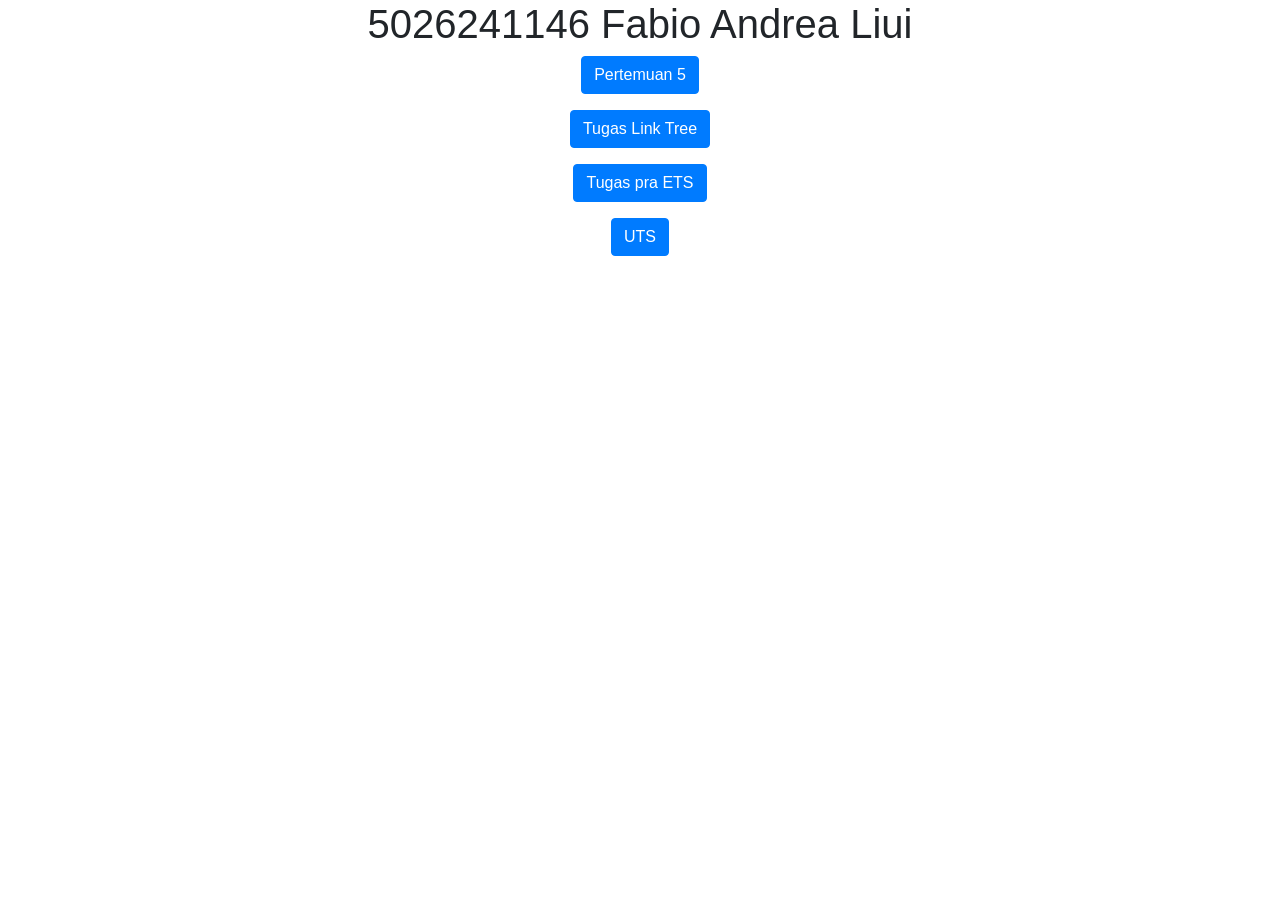
<file: index.html>
<!DOCTYPE html>
<html lang="en">

<head>
    <title>5026241146</title>
    <meta charset="utf-8">
    <meta name="viewport" content="width=device-width, initial-scale=1">
    <link rel="stylesheet" href="https://cdn.jsdelivr.net/npm/bootstrap@4.6.2/dist/css/bootstrap.min.css">
    <script src="https://cdn.jsdelivr.net/npm/jquery@3.7.1/dist/jquery.slim.min.js"></script>
    <script src="https://cdn.jsdelivr.net/npm/popper.js@1.16.1/dist/umd/popper.min.js"></script>
    <script src="https://cdn.jsdelivr.net/npm/bootstrap@4.6.2/dist/js/bootstrap.bundle.min.js"></script>
</head>

<body>

    <div class="container">
<center>
    <h1>5026241146 Fabio Andrea Liui</h1>
    <p>
        <a href="pertemuan5.html" target="_blank" class="btn btn-primary">
            Pertemuan 5
        </a>
    </p>
        <p>
        <a href="TugasLinktree.html" target="_blank" class="btn btn-primary">
            Tugas Link Tree
        </a>
    </p>
        <p>
        <a href="tugas_ets.html" target="_blank" class="btn btn-primary">
            Tugas pra ETS
        </a>
    </p>
    </p>
        <p>
        <a href="5026241146.html" target="_blank" class="btn btn-primary">
            UTS
        </a>
    </p></center>
    </div>
</body>
</html>
</file>
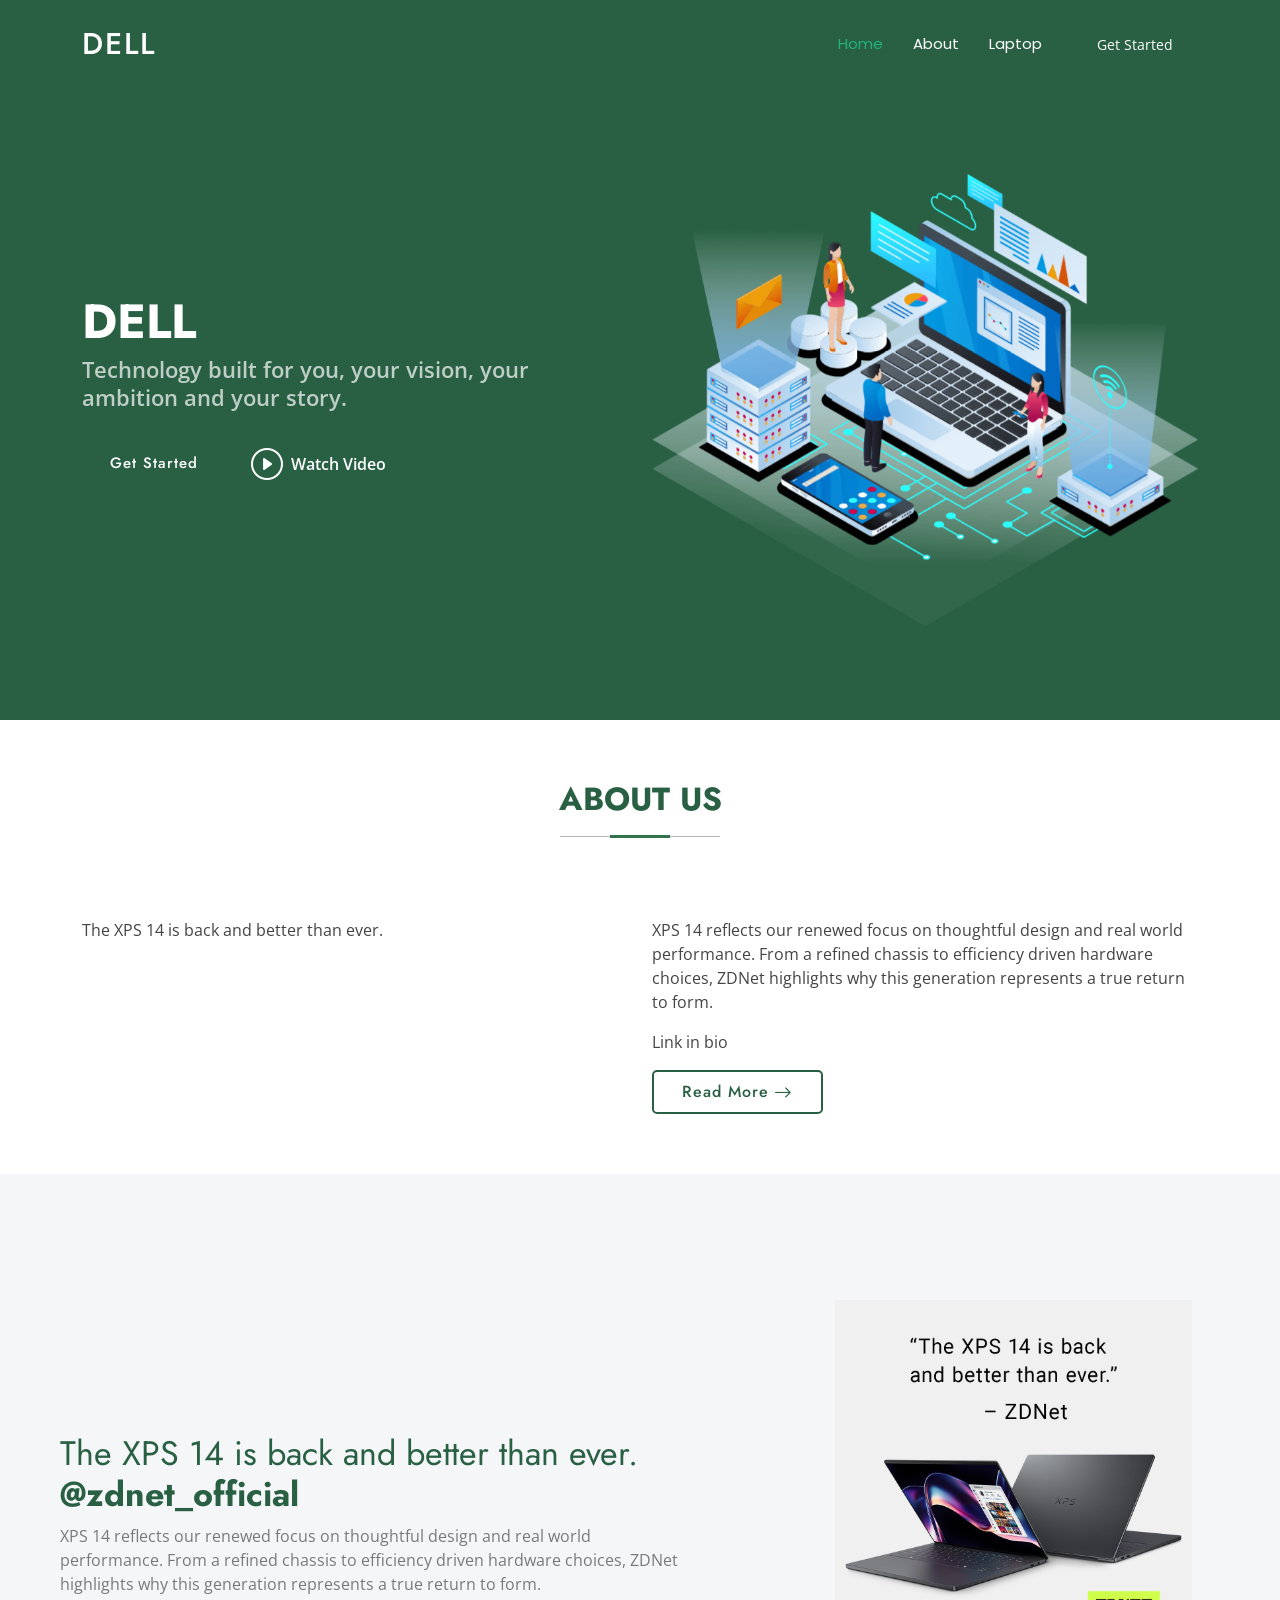
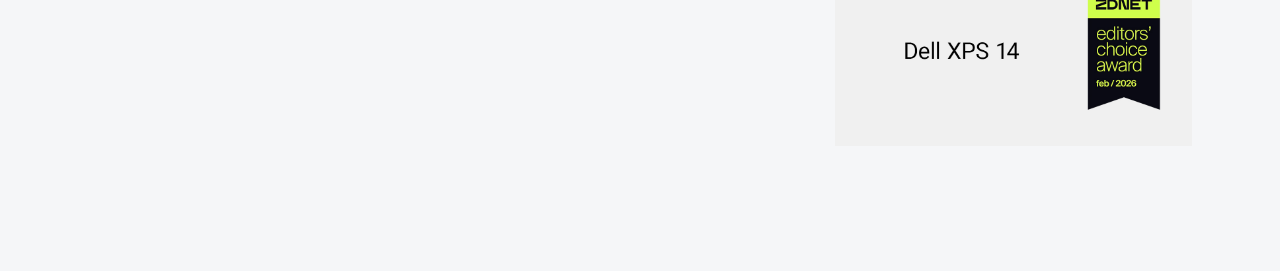
<file: pertemuan5.html>
<!DOCTYPE html>
<html lang="en">

<head>
    <meta charset="utf-8">
    <meta content="width=device-width, initial-scale=1.0" name="viewport">
    <title>DELL</title>
    <meta name="description" content="">
    <meta name="keywords" content="">

    <!-- Favicons -->
    <link href="assets/img/favicon.png" rel="icon">
    <link href="assets/img/apple-touch-icon.png" rel="apple-touch-icon">

    <!-- Fonts -->
    <link href="https://fonts.googleapis.com" rel="preconnect">
    <link href="https://fonts.gstatic.com" rel="preconnect" crossorigin>
    <link href="https://fonts.googleapis.com/css2?family=Open+Sans:ital,wght@0,300;0,400;0,500;0,600;0,700;0,800;1,300;1,400;1,500;1,600;1,700;1,800&family=Poppins:ital,wght@0,100;0,200;0,300;0,400;0,500;0,600;0,700;0,800;0,900;1,100;1,200;1,300;1,400;1,500;1,600;1,700;1,800;1,900&family=Jost:ital,wght@0,100;0,200;0,300;0,400;0,500;0,600;0,700;0,800;0,900;1,100;1,200;1,300;1,400;1,500;1,600;1,700;1,800;1,900&display=swap" rel="stylesheet">

    <!-- Vendor CSS Files -->
    <link href="assets/vendor/bootstrap/css/bootstrap.min.css" rel="stylesheet">
    <link href="assets/vendor/bootstrap-icons/bootstrap-icons.css" rel="stylesheet">
    <link href="assets/vendor/aos/aos.css" rel="stylesheet">
    <link href="assets/vendor/glightbox/css/glightbox.min.css" rel="stylesheet">
    <link href="assets/vendor/swiper/swiper-bundle.min.css" rel="stylesheet">

    <!-- Main CSS File -->
    <link href="assets/css/main.css" rel="stylesheet">

    <!-- =======================================================
    * Template Name: Arsha
    * Template URL: https://bootstrapmade.com/arsha-free-bootstrap-html-template-corporate/
    * Updated: Feb 22 2025 with Bootstrap v5.3.3
    * Author: BootstrapMade.com
    * License: https://bootstrapmade.com/license/
    ======================================================== -->
</head>
<body class="index-page">
    <header id="header" class="header d-flex align-items-center fixed-top">
    <div class="container-fluid container-xl position-relative d-flex align-items-center">

        <a href="index.html" class="logo d-flex align-items-center me-auto">
            <!-- Uncomment the line below if you also wish to use an image logo -->
            <!-- <img src="assets/img/logo.webp" alt=""> -->
            <h1 class="sitename">DELL</h1>
        </a>

        <nav id="navmenu" class="navmenu">
            <ul>
            <li><a href="#hero" class="active">Home</a></li>
            <li><a href="#about">About</a></li>
            <li><a href="#Laptop">Laptop</a></li>
            </ul>
            <i class="mobile-nav-toggle d-xl-none bi bi-list"></i>
        </nav>

        <a class="btn-getstarted" href="#about">Get Started</a>

        </div>
    </header>
    <main class="main">
        <!-- Header Section -->
        <section id="hero" class="hero section dark-background">

        <div class="container">
            <div class="row gy-4">
            <div class="col-lg-6 order-2 order-lg-1 d-flex flex-column justify-content-center" data-aos="zoom-out">
                <h1>DELL</h1>
                <p>Technology built for you, your vision, your ambition and your story.</p>
                <div class="d-flex">
                <a href="#about" class="btn-get-started">Get Started</a>
                <a href="https://www.instagram.com/dell/" class="glightbox btn-watch-video d-flex align-items-center"><i class="bi bi-play-circle"></i><span>Watch Video</span></a>
                
                </div>
            </div>
            <div class="col-lg-6 order-1 order-lg-2 hero-img" data-aos="zoom-out" data-aos-delay="200">
                <img src="assets/img/hero-img.png" class="img-fluid animated" alt="">
            </div>
            </div>
        </div>
    </section><!-- /Header Section -->
    <!-- About Section -->
    <section id="about" class="about section">
        <!-- Section Title -->
        <div class="container section-title" data-aos="fade-up">
            <h2>About Us</h2>
        </div><!-- End Section Title -->

        <div class="container">

            <div class="row gy-4">

            <div class="col-lg-6 content" data-aos="fade-up" data-aos-delay="100">
                <p>
                The XPS 14 is back and better than ever.
                </p>
            </div>

            <div class="col-lg-6" data-aos="fade-up" data-aos-delay="200">
                <p>XPS 14 reflects our renewed focus on thoughtful design and real world performance. From a refined chassis to efficiency driven hardware choices, ZDNet highlights why this generation represents a true return to form.</p>
                <p>Link in bio</p>
                <a href="#" class="read-more"><span>Read More</span><i class="bi bi-arrow-right"></i></a>
            </div>

            </div>

        </div>

    </section><!-- /About Section -->
    </main>
    <!-- Why Us Section -->
    <section id="why-us" class="section why-us light-background" data-builder="section">
        <div class="container-fluid">

            <div class="row gy-4">

            <div class="col-lg-7 d-flex flex-column justify-content-center order-2 order-lg-1">

                <div class="content px-xl-5" data-aos="fade-up" data-aos-delay="100">
                <h3><span>The XPS 14 is back and better than ever. </span><strong>@zdnet_official</strong></h3>
                <p>
                    XPS 14 reflects our renewed focus on thoughtful design and real world performance. From a refined chassis to efficiency driven hardware choices, ZDNet highlights why this generation represents a true return to form.
                </p>
                </div>
            </div>

            <div class="col-lg-5 order-1 order-lg-2 why-us-img">
                <img src="assets/img/laptop.jpeg" class="img-fluid" alt="" data-aos="zoom-in" data-aos-delay="100">
            </div>
            </div>

        </div>

    </section><!-- /Why Us Section -->
    <!-- Scroll Top -->
    <a href="#" id="scroll-top" class="scroll-top d-flex align-items-center justify-content-center"><i
            class="bi bi-arrow-up-short"></i></a>

    <!-- Preloader -->
    <div id="preloader"></div>
    <!-- Vendor JS Files -->
    <script src="assets/vendor/bootstrap/js/bootstrap.bundle.min.js"></script>
    <script src="assets/vendor/php-email-form/validate.js"></script>
    <script src="assets/vendor/aos/aos.js"></script>
    <script src="assets/vendor/glightbox/js/glightbox.min.js"></script>
    <script src="assets/vendor/swiper/swiper-bundle.min.js"></script>
    <script src="assets/vendor/waypoints/noframework.waypoints.js"></script>
    <script src="assets/vendor/imagesloaded/imagesloaded.pkgd.min.js"></script>
    <script src="assets/vendor/isotope-layout/isotope.pkgd.min.js"></script>

    <!-- Main JS File -->
    <script src="assets/js/main.js"></script>
</body>
</html>
</file>
<file: assets/css/main.css>
/**
* Template Name: Arsha
* Template URL: https://bootstrapmade.com/arsha-free-bootstrap-html-template-corporate/
* Updated: Feb 22 2025 with Bootstrap v5.3.3
* Author: BootstrapMade.com
* License: https://bootstrapmade.com/license/
*/

/*--------------------------------------------------------------
# Font & Color Variables
# Help: https://bootstrapmade.com/color-system/
--------------------------------------------------------------*/
/* Fonts */
:root {
  --default-font: "Open Sans",  system-ui, -apple-system, "Segoe UI", Roboto, "Helvetica Neue", Arial, "Noto Sans", "Liberation Sans", sans-serif, "Apple Color Emoji", "Segoe UI Emoji", "Segoe UI Symbol", "Noto Color Emoji";
  --heading-font: "Jost",  sans-serif;
  --nav-font: "Poppins",  sans-serif;
}

/* Global Colors - The following color variables are used throughout the website. Updating them here will change the color scheme of the entire website */
:root { 
  --background-color: #ffffff; /* Background color for the entire website, including individual sections */
  --default-color: #444444; /* Default color used for the majority of the text content across the entire website */
  --heading-color: #296044; /* Color for headings, subheadings and title throughout the website */
  --accent-color: #296044; /* Accent color that represents your brand on the website. It's used for buttons, links, and other elements that need to stand out */
  --surface-color: #ffffff; /* The surface color is used as a background of boxed elements within sections, such as cards, icon boxes, or other elements that require a visual separation from the global background. */
  --contrast-color: #ffffff; /* Contrast color for text, ensuring readability against backgrounds of accent, heading, or default colors. */
}

/* Nav Menu Colors - The following color variables are used specifically for the navigation menu. They are separate from the global colors to allow for more customization options */
:root {
  --nav-color: #ffffff;  /* The default color of the main navmenu links */
  --nav-hover-color: #21b37b; /* Applied to main navmenu links when they are hovered over or active */
  --nav-mobile-background-color: #ffffff; /* Used as the background color for mobile navigation menu */
  --nav-dropdown-background-color: #ffffff; /* Used as the background color for dropdown items that appear when hovering over primary navigation items */
  --nav-dropdown-color: #444444; /* Used for navigation links of the dropdown items in the navigation menu. */
  --nav-dropdown-hover-color: #D8E8E2; /* Similar to --nav-hover-color, this color is applied to dropdown navigation links when they are hovered over. */
}

/* Color Presets - These classes override global colors when applied to any section or element, providing reuse of the sam color scheme. */

.light-background {
  --background-color: #f5f6f8;
  --surface-color: #ffffff;
}

.dark-background {
  --background-color: #296044;
  --default-color: #ffffff;
  --heading-color: #ffffff;
  --surface-color: #296044;
  --contrast-color: #ffffff;
}

/* Smooth scroll */
:root {
  scroll-behavior: smooth;
}

/*--------------------------------------------------------------
# General Styling & Shared Classes
--------------------------------------------------------------*/
body {
  color: var(--default-color);
  background-color: var(--background-color);
  font-family: var(--default-font);
}

a {
  color: var(--accent-color);
  text-decoration: none;
  transition: 0.3s;
}

a:hover {
  color: color-mix(in srgb, var(--accent-color), transparent 25%);
  text-decoration: none;
}

h1,
h2,
h3,
h4,
h5,
h6 {
  color: var(--heading-color);
  font-family: var(--heading-font);
}

/* PHP Email Form Messages
------------------------------*/
.php-email-form .error-message {
  display: none;
  background: #df1529;
  color: #ffffff;
  text-align: left;
  padding: 15px;
  margin-bottom: 24px;
  font-weight: 600;
}

.php-email-form .sent-message {
  display: none;
  color: #ffffff;
  background: #059652;
  text-align: center;
  padding: 15px;
  margin-bottom: 24px;
  font-weight: 600;
}

.php-email-form .loading {
  display: none;
  background: var(--surface-color);
  text-align: center;
  padding: 15px;
  margin-bottom: 24px;
}

.php-email-form .loading:before {
  content: "";
  display: inline-block;
  border-radius: 50%;
  width: 24px;
  height: 24px;
  margin: 0 10px -6px 0;
  border: 3px solid var(--accent-color);
  border-top-color: var(--surface-color);
  animation: php-email-form-loading 1s linear infinite;
}

@keyframes php-email-form-loading {
  0% {
    transform: rotate(0deg);
  }

  100% {
    transform: rotate(360deg);
  }
}

/*--------------------------------------------------------------
# Global Header
--------------------------------------------------------------*/
.header {
  --background-color: #3d4d6a;
  --heading-color: #ffffff;
  color: var(--default-color);
  background-color: var(--background-color);
  padding: 15px 0;
  transition: all 0.5s;
  z-index: 997;
}

.header .logo {
  line-height: 1;
}

.header .logo img {
  max-height: 36px;
  margin-right: 8px;
}

.header .logo h1 {
  font-size: 30px;
  margin: 0;
  font-weight: 500;
  color: var(--heading-color);
  letter-spacing: 2px;
  text-transform: uppercase;
}

.header .btn-getstarted,
.header .btn-getstarted:focus {
  color: var(--contrast-color);
  background: var(--accent-color);
  font-size: 14px;
  padding: 8px 25px;
  margin: 0 0 0 30px;
  border-radius: 50px;
  transition: 0.3s;
}

.header .btn-getstarted:hover,
.header .btn-getstarted:focus:hover {
  color: var(--contrast-color);
  background: color-mix(in srgb, var(--accent-color), transparent 15%);
}

@media (max-width: 1200px) {
  .header .logo {
    order: 1;
  }

  .header .btn-getstarted {
    order: 2;
    margin: 0 15px 0 0;
    padding: 6px 15px;
  }

  .header .navmenu {
    order: 3;
  }
}

/* Index Page Header
------------------------------*/
.index-page .header {
  --background-color: rgba(255, 255, 255, 0);
  --heading-color: #ffffff;
  --nav-color: #ffffff;
}

.index-page.scrolled .header {
  background-color: rgba(41, 96, 68, 0.85) !important; 
  backdrop-filter: blur(10px);
  -webkit-backdrop-filter: blur(10px);
  border-bottom: 1px solid rgba(255, 255, 255, 0.1);
  box-shadow: 0 4px 30px rgba(0, 0, 0, 0.1);
}
/* Index Page Header on Scroll
------------------------------*/
.index-page.scrolled .header {
  --background-color: #296044;
}

/*--------------------------------------------------------------
# Navigation Menu
--------------------------------------------------------------*/
/* Desktop Navigation */
@media (min-width: 1200px) {
  .navmenu {
    padding: 0;
  }

  .navmenu ul {
    margin: 0;
    padding: 0;
    display: flex;
    list-style: none;
    align-items: center;
  }

  .navmenu li {
    position: relative;
  }

  .navmenu a,
  .navmenu a:focus {
    color: var(--nav-color);
    padding: 18px 15px;
    font-size: 15px;
    font-family: var(--nav-font);
    font-weight: 400;
    display: flex;
    align-items: center;
    justify-content: space-between;
    white-space: nowrap;
    transition: 0.3s;
  }

  .navmenu a i,
  .navmenu a:focus i {
    font-size: 12px;
    line-height: 0;
    margin-left: 5px;
    transition: 0.3s;
  }

  .navmenu li:last-child a {
    padding-right: 0;
  }

  .navmenu li:hover>a,
  .navmenu .active,
  .navmenu .active:focus {
    color: var(--nav-hover-color);
  }

  .navmenu .dropdown ul {
    margin: 0;
    padding: 10px 0;
    background: var(--nav-dropdown-background-color);
    display: block;
    position: absolute;
    visibility: hidden;
    left: 14px;
    top: 130%;
    opacity: 0;
    transition: 0.3s;
    border-radius: 4px;
    z-index: 99;
    box-shadow: 0px 0px 30px rgba(0, 0, 0, 0.1);
  }

  .navmenu .dropdown ul li {
    min-width: 200px;
  }

  .navmenu .dropdown ul a {
    padding: 10px 20px;
    font-size: 15px;
    text-transform: none;
    color: var(--nav-dropdown-color);
  }

  .navmenu .dropdown ul a i {
    font-size: 12px;
  }

  .navmenu .dropdown ul a:hover,
  .navmenu .dropdown ul .active:hover,
  .navmenu .dropdown ul li:hover>a {
    color: var(--nav-dropdown-hover-color);
  }

  .navmenu .dropdown:hover>ul {
    opacity: 1;
    top: 100%;
    visibility: visible;
  }

  .navmenu .dropdown .dropdown ul {
    top: 0;
    left: -90%;
    visibility: hidden;
  }

  .navmenu .dropdown .dropdown:hover>ul {
    opacity: 1;
    top: 0;
    left: -100%;
    visibility: visible;
  }

  .navmenu .megamenu {
    position: static;
  }

  .navmenu .megamenu ul {
    margin: 0;
    padding: 10px;
    background: var(--nav-dropdown-background-color);
    box-shadow: 0px 0px 20px rgba(0, 0, 0, 0.1);
    position: absolute;
    top: 130%;
    left: 0;
    right: 0;
    visibility: hidden;
    opacity: 0;
    display: flex;
    transition: 0.3s;
    border-radius: 4px;
    z-index: 99;
  }

  .navmenu .megamenu ul li {
    flex: 1;
  }

  .navmenu .megamenu ul li a,
  .navmenu .megamenu ul li:hover>a {
    padding: 10px 20px;
    font-size: 15px;
    color: var(--nav-dropdown-color);
  }

  .navmenu .megamenu ul li a:hover,
  .navmenu .megamenu ul li .active,
  .navmenu .megamenu ul li .active:hover {
    color: var(--nav-dropdown-hover-color);
  }

  .navmenu .megamenu:hover>ul {
    opacity: 1;
    top: 100%;
    visibility: visible;
  }

  .navmenu .dd-box-shadow {
    box-shadow: 0px 0px 30px rgba(0, 0, 0, 0.1);
  }
}

/* Mobile Navigation */
@media (max-width: 1199px) {
  .mobile-nav-toggle {
    color: var(--nav-color);
    font-size: 28px;
    line-height: 0;
    margin-right: 10px;
    cursor: pointer;
    transition: color 0.3s;
  }

  .navmenu {
    padding: 0;
    z-index: 9997;
  }

  .navmenu ul {
    display: none;
    list-style: none;
    position: absolute;
    inset: 60px 20px 20px 20px;
    padding: 10px 0;
    margin: 0;
    border-radius: 6px;
    background-color: var(--nav-mobile-background-color);
    overflow-y: auto;
    transition: 0.3s;
    z-index: 9998;
    box-shadow: 0px 0px 30px rgba(0, 0, 0, 0.1);
  }

  .navmenu a,
  .navmenu a:focus {
    color: var(--nav-dropdown-color);
    padding: 10px 20px;
    font-family: var(--nav-font);
    font-size: 17px;
    font-weight: 500;
    display: flex;
    align-items: center;
    justify-content: space-between;
    white-space: nowrap;
    transition: 0.3s;
  }

  .navmenu a i,
  .navmenu a:focus i {
    font-size: 12px;
    line-height: 0;
    margin-left: 5px;
    width: 30px;
    height: 30px;
    display: flex;
    align-items: center;
    justify-content: center;
    border-radius: 50%;
    transition: 0.3s;
    background-color: color-mix(in srgb, var(--accent-color), transparent 90%);
  }

  .navmenu a i:hover,
  .navmenu a:focus i:hover {
    background-color: #32734E;
    color: #32734E;
  }

  .navmenu a:hover,
  .navmenu .active,
  .navmenu .active:focus {
    color: #32734E;
  }

  .navmenu .active i,
  .navmenu .active:focus i {
    background-color: #32734E;
    color: var(--contrast-color);
    transform: rotate(180deg);
  }

  .navmenu .dropdown ul {
    position: static;
    display: none;
    z-index: 99;
    padding: 10px 0;
    margin: 10px 20px;
    background-color: var(--nav-dropdown-background-color);
    border: 1px solid color-mix(in srgb, var(--default-color), transparent 90%);
    box-shadow: none;
    transition: all 0.5s ease-in-out;
  }

  .navmenu .dropdown ul ul {
    background-color: rgba(33, 37, 41, 0.1);
  }

  .navmenu .dropdown>.dropdown-active {
    display: block;
    background-color: rgba(33, 37, 41, 0.03);
  }

  .mobile-nav-active {
    overflow: hidden;
  }

  .mobile-nav-active .mobile-nav-toggle {
    color: #fff;
    position: absolute;
    font-size: 32px;
    top: 15px;
    right: 15px;
    margin-right: 0;
    z-index: 9999;
  }

  .mobile-nav-active .navmenu {
    position: fixed;
    overflow: hidden;
    inset: 0;
    background: rgba(33, 37, 41, 0.8);
    transition: 0.3s;
  }

  .mobile-nav-active .navmenu>ul {
    display: block;
  }
}

/*--------------------------------------------------------------
# Global Footer
--------------------------------------------------------------*/
.footer {
  color: var(--default-color);
  background-color: var(--background-color);
  font-size: 14px;
  padding-bottom: 50px;
  position: relative;
}

.footer .footer-newsletter {
  background-color: color-mix(in srgb, var(--heading-color), transparent 95%);
  padding: 50px 0;
}

.footer .footer-newsletter h4 {
  font-size: 24px;
}

.footer .footer-newsletter .newsletter-form {
  margin-top: 30px;
  margin-bottom: 15px;
  padding: 6px 8px;
  position: relative;
  background-color: color-mix(in srgb, var(--background-color), transparent 50%);
  border: 1px solid color-mix(in srgb, var(--default-color), transparent 90%);
  box-shadow: 0px 2px 25px rgba(0, 0, 0, 0.1);
  display: flex;
  transition: 0.3s;
  border-radius: 50px;
}

.footer .footer-newsletter .newsletter-form:focus-within {
  border-color: var(--accent-color);
}

.footer .footer-newsletter .newsletter-form input[type=email] {
  border: 0;
  padding: 4px;
  width: 100%;
  background-color: color-mix(in srgb, var(--background-color), transparent 50%);
  color: var(--default-color);
}

.footer .footer-newsletter .newsletter-form input[type=email]:focus-visible {
  outline: none;
}

.footer .footer-newsletter .newsletter-form input[type=submit] {
  border: 0;
  font-size: 16px;
  padding: 0 20px;
  margin: -7px -8px -7px 0;
  background: var(--accent-color);
  color: var(--contrast-color);
  transition: 0.3s;
  border-radius: 50px;
}

.footer .footer-newsletter .newsletter-form input[type=submit]:hover {
  background: color-mix(in srgb, var(--accent-color), transparent 20%);
}

.footer .footer-top {
  padding-top: 50px;
}

.footer .social-links a {
  display: flex;
  align-items: center;
  justify-content: center;
  width: 40px;
  height: 40px;
  border-radius: 50%;
  border: 1px solid color-mix(in srgb, var(--default-color), transparent 50%);
  font-size: 16px;
  color: color-mix(in srgb, var(--default-color), transparent 20%);
  margin-right: 10px;
  transition: 0.3s;
}

.footer .social-links a:hover {
  color: var(--accent-color);
  border-color: var(--accent-color);
}

.footer h4 {
  font-size: 16px;
  font-weight: bold;
  position: relative;
  padding-bottom: 12px;
}

.footer .footer-links {
  margin-bottom: 30px;
}

.footer .footer-links ul {
  list-style: none;
  padding: 0;
  margin: 0;
}

.footer .footer-links ul i {
  margin-right: 3px;
  font-size: 12px;
  line-height: 0;
  color: var(--accent-color);
}

.footer .footer-links ul li {
  padding: 10px 0;
  display: flex;
  align-items: center;
}

.footer .footer-links ul li:first-child {
  padding-top: 0;
}

.footer .footer-links ul a {
  display: inline-block;
  color: color-mix(in srgb, var(--default-color), transparent 20%);
  line-height: 1;
}

.footer .footer-links ul a:hover {
  color: var(--accent-color);
}

.footer .footer-about a {
  color: var(--heading-color);
  font-size: 28px;
  font-weight: 600;
  text-transform: uppercase;
  font-family: var(--heading-font);
}

.footer .footer-contact p {
  margin-bottom: 5px;
}

.footer .copyright {
  padding-top: 25px;
  padding-bottom: 25px;
  border-top: 1px solid color-mix(in srgb, var(--default-color), transparent 90%);
}

.footer .copyright p {
  margin-bottom: 0;
}

.footer .credits {
  margin-top: 6px;
  font-size: 13px;
}

/*--------------------------------------------------------------
# Preloader
--------------------------------------------------------------*/
#preloader {
  position: fixed;
  inset: 0;
  z-index: 999999;
  overflow: hidden;
  background: var(--background-color);
  transition: all 0.6s ease-out;
}

#preloader:before {
  content: "";
  position: fixed;
  top: calc(50% - 30px);
  left: calc(50% - 30px);
  border: 6px solid #ffffff;
  border-color: var(--accent-color) transparent var(--accent-color) transparent;
  border-radius: 50%;
  width: 60px;
  height: 60px;
  animation: animate-preloader 1.5s linear infinite;
}

@keyframes animate-preloader {
  0% {
    transform: rotate(0deg);
  }

  100% {
    transform: rotate(360deg);
  }
}

/*--------------------------------------------------------------
# Scroll Top Button
--------------------------------------------------------------*/
.scroll-top {
  position: fixed;
  visibility: hidden;
  opacity: 0;
  right: 15px;
  bottom: -15px;
  z-index: 99999;
  background-color: var(--accent-color);
  width: 44px;
  height: 44px;
  border-radius: 50px;
  transition: all 0.4s;
}

.scroll-top i {
  font-size: 24px;
  color: var(--contrast-color);
  line-height: 0;
}

.scroll-top:hover {
  background-color: color-mix(in srgb, var(--accent-color), transparent 20%);
  color: var(--contrast-color);
}

.scroll-top.active {
  visibility: visible;
  opacity: 1;
  bottom: 15px;
}

/*--------------------------------------------------------------
# Disable aos animation delay on mobile devices
--------------------------------------------------------------*/
@media screen and (max-width: 768px) {
  [data-aos-delay] {
    transition-delay: 0 !important;
  }
}

/*--------------------------------------------------------------
# Global Page Titles & Breadcrumbs
--------------------------------------------------------------*/
.page-title {
  --background-color: color-mix(in srgb, var(--default-color), transparent 96%);
  color: var(--default-color);
  background-color: var(--background-color);
  padding: 20px 0;
  position: relative;
}

.page-title h1 {
  font-size: 28px;
  font-weight: 700;
  margin: 0;
}

.page-title .breadcrumbs ol {
  display: flex;
  flex-wrap: wrap;
  list-style: none;
  padding: 0 0 10px 0;
  margin: 0;
  font-size: 14px;
}

.page-title .breadcrumbs ol li+li {
  padding-left: 10px;
}

.page-title .breadcrumbs ol li+li::before {
  content: "/";
  display: inline-block;
  padding-right: 10px;
  color: color-mix(in srgb, var(--default-color), transparent 70%);
}

/*--------------------------------------------------------------
# Global Sections
--------------------------------------------------------------*/
section,
.section {
  color: var(--default-color);
  background-color: var(--background-color);
  padding: 60px 0;
  scroll-margin-top: 88px;
  overflow: clip;
}

@media (max-width: 1199px) {

  section,
  .section {
    scroll-margin-top: 66px;
  }
}

/*--------------------------------------------------------------
# Global Section Titles
--------------------------------------------------------------*/
.section-title {
  text-align: center;
  padding-bottom: 60px;
  position: relative;
}

.section-title h2 {
  font-size: 32px;
  font-weight: 700;
  margin-bottom: 20px;
  padding-bottom: 20px;
  text-transform: uppercase;
  position: relative;
}

.section-title h2:before {
  content: "";
  position: absolute;
  display: block;
  width: 160px;
  height: 1px;
  background: color-mix(in srgb, var(--default-color), transparent 60%);
  left: 0;
  right: 0;
  bottom: 1px;
  margin: auto;
}

.section-title h2::after {
  content: "";
  position: absolute;
  display: block;
  width: 60px;
  height: 3px;
  background: #32734E;
  left: 0;
  right: 0;
  bottom: 0;
  margin: auto;
}

.section-title p {
  margin-bottom: 0;
}

/*--------------------------------------------------------------
# Hero Section
--------------------------------------------------------------*/
.hero {
  width: 100%;
  min-height: 80vh;
  position: relative;
  padding: 120px 0 60px 0;
  display: flex;
  align-items: center;
}

.hero h1 {
  margin: 0;
  font-size: 48px;
  font-weight: 700;
  line-height: 56px;
}

.hero p {
  color: color-mix(in srgb, var(--default-color), transparent 30%);
  margin: 5px 0 30px 0;
  font-size: 22px;
  line-height: 1.3;
  font-weight: 600;
}

.hero .btn-get-started {
  color: var(--contrast-color);
  background: var(--accent-color);
  font-family: var(--heading-font);
  font-weight: 500;
  font-size: 15px;
  letter-spacing: 1px;
  display: inline-block;
  padding: 10px 28px 12px 28px;
  border-radius: 50px;
  transition: 0.5s;
}

.hero .btn-get-started:hover {
  color: var(--contrast-color);
  background: color-mix(in srgb, var(--accent-color), transparent 15%);
}

.hero .btn-watch-video {
  font-size: 16px;
  transition: 0.5s;
  margin-left: 25px;
  color: var(--default-color);
  font-weight: 600;
}

.hero .btn-watch-video i {
  color: var(--contrast-color);
  font-size: 32px;
  transition: 0.3s;
  line-height: 0;
  margin-right: 8px;
}

.hero .btn-watch-video:hover {
  color: var(--accent-color);
}

.hero .btn-watch-video:hover i {
  color: color-mix(in srgb, var(--accent-color), transparent 15%);
}

.hero .animated {
  animation: up-down 2s ease-in-out infinite alternate-reverse both;
}

@media (max-width: 640px) {
  .hero h1 {
    font-size: 28px;
    line-height: 36px;
  }

  .hero p {
    font-size: 18px;
    line-height: 24px;
    margin-bottom: 30px;
  }

  .hero .btn-get-started,
  .hero .btn-watch-video {
    font-size: 13px;
  }
}

@keyframes up-down {
  0% {
    transform: translateY(10px);
  }

  100% {
    transform: translateY(-10px);
  }
}

/*--------------------------------------------------------------
# Clients Section
--------------------------------------------------------------*/
.clients {
  padding: 12px 0;
}

.clients .swiper {
  padding: 10px 0;
}

.clients .swiper-wrapper {
  height: auto;
}

.clients .swiper-slide img {
  transition: 0.3s;
  padding: 0 10px;
}

.clients .swiper-slide img:hover {
  transform: scale(1.1);
}

/*--------------------------------------------------------------
# About Section
--------------------------------------------------------------*/
.about ul {
  list-style: none;
  padding: 0;
}

.about ul li {
  padding-bottom: 5px;
  display: flex;
  align-items: center;
}

.about ul i {
  font-size: 20px;
  padding-right: 4px;
  color: var(--accent-color);
}

.about .read-more {
  color: var(--accent-color);
  font-family: var(--heading-font);
  font-weight: 500;
  font-size: 16px;
  letter-spacing: 1px;
  padding: 8px 28px;
  border-radius: 5px;
  transition: 0.3s;
  display: inline-flex;
  align-items: center;
  justify-content: center;
  border: 2px solid var(--accent-color);
}

.about .read-more i {
  font-size: 18px;
  margin-left: 5px;
  line-height: 0;
  transition: 0.3s;
}

.about .read-more:hover {
  background: #059652;
  color: #32734E;
}

.about .read-more:hover i {
  transform: translate(5px, 0);
}

/*--------------------------------------------------------------
# Why Us Section
--------------------------------------------------------------*/
.why-us {
  padding: 30px 0;
}

.why-us .content h3 {
  font-weight: 400;
  font-size: 34px;
}

.why-us .content p {
  color: color-mix(in srgb, var(--default-color), transparent 30%);
}

.why-us .faq-container .faq-item {
  background-color: var(--surface-color);
  position: relative;
  padding: 20px;
  margin-bottom: 20px;
  box-shadow: 0px 5px 25px 0px rgba(0, 0, 0, 0.1);
  overflow: hidden;
}

.why-us .faq-container .faq-item:last-child {
  margin-bottom: 0;
}

.why-us .faq-container .faq-item h3 {
  font-weight: 500;
  font-size: 17px;
  line-height: 24px;
  margin: 0 30px 0 0;
  transition: 0.3s;
  cursor: pointer;
}

.why-us .faq-container .faq-item h3 span {
  color: var(--accent-color);
  padding-right: 5px;
  font-weight: 600;
}

.why-us .faq-container .faq-item h3:hover {
  color: var(--accent-color);
}

.why-us .faq-container .faq-item .faq-content {
  display: grid;
  grid-template-rows: 0fr;
  transition: 0.3s ease-in-out;
  visibility: hidden;
  opacity: 0;
}

.why-us .faq-container .faq-item .faq-content p {
  margin-bottom: 0;
  overflow: hidden;
}

.why-us .faq-container .faq-item .faq-icon {
  position: absolute;
  top: 22px;
  left: 20px;
  font-size: 22px;
  line-height: 0;
  transition: 0.3s;
  color: var(--accent-color);
}

.why-us .faq-container .faq-item .faq-toggle {
  position: absolute;
  top: 20px;
  right: 20px;
  font-size: 16px;
  line-height: 0;
  transition: 0.3s;
  cursor: pointer;
}

.why-us .faq-container .faq-item .faq-toggle:hover {
  color: var(--accent-color);
}

.why-us .faq-container .faq-active h3 {
  color: var(--accent-color);
}

.why-us .faq-container .faq-active .faq-content {
  grid-template-rows: 1fr;
  visibility: visible;
  opacity: 1;
  padding-top: 10px;
}

.why-us .faq-container .faq-active .faq-toggle {
  transform: rotate(90deg);
  color: var(--accent-color);
}

.why-us .why-us-img {
  display: flex;
  align-items: center;
  justify-content: center;
}

.why-us .why-us-img img {
  max-height: 70%;
}

/*--------------------------------------------------------------
# Skills Section
--------------------------------------------------------------*/
.skills .content h3 {
  font-size: 2rem;
  font-weight: 700;
}

.skills .content p {
  color: color-mix(in srgb, var(--default-color), transparent 30%);
}

.skills .content p:last-child {
  margin-bottom: 0;
}

.skills .content ul {
  list-style: none;
  padding: 0;
}

.skills .content ul li {
  padding-bottom: 10px;
}

.skills .progress {
  height: 60px;
  display: block;
  background: none;
  border-radius: 0;
}

.skills .progress .skill {
  color: var(--default-color);
  padding: 0;
  margin: 0 0 6px 0;
  text-transform: uppercase;
  display: block;
  font-weight: 600;
  font-family: var(--heading-font);
}

.skills .progress .skill .val {
  float: right;
  font-style: normal;
}

.skills .progress-bar-wrap {
  background: color-mix(in srgb, var(--heading-color), transparent 90%);
  height: 10px;
}

.skills .progress-bar {
  width: 1px;
  height: 10px;
  transition: 0.9s;
  background-color: var(--heading-color);
}

/*--------------------------------------------------------------
# Services Section
--------------------------------------------------------------*/
.services .service-item {
  background-color: var(--surface-color);
  box-shadow: 0px 5px 90px 0px rgba(0, 0, 0, 0.1);
  padding: 50px 30px;
  transition: all ease-in-out 0.4s;
  height: 100%;
}

.services .service-item .icon {
  margin-bottom: 10px;
}

.services .service-item .icon i {
  color: var(--accent-color);
  font-size: 36px;
  transition: 0.3s;
}

.services .service-item h4 {
  font-weight: 700;
  margin-bottom: 15px;
  font-size: 20px;
}

.services .service-item h4 a {
  color: var(--heading-color);
  transition: ease-in-out 0.3s;
}

.services .service-item p {
  line-height: 24px;
  font-size: 14px;
  margin-bottom: 0;
}

.services .service-item:hover {
  transform: translateY(-10px);
}

.services .service-item:hover h4 a {
  color: var(--accent-color);
}

/*--------------------------------------------------------------
# Work Process Section
--------------------------------------------------------------*/
.work-process .steps-item {
  background: var(--surface-color);
  border-radius: 20px;
  height: 100%;
  transition: all 0.3s ease-in-out;
  box-shadow: 0 5px 20px color-mix(in srgb, var(--default-color), transparent 92%);
}

.work-process .steps-item .steps-image {
  border-radius: 20px 20px 0 0;
  overflow: hidden;
}

.work-process .steps-item:hover {
  transform: translateY(-10px);
  box-shadow: 0 15px 30px color-mix(in srgb, var(--accent-color), transparent 85%);
}

.work-process .steps-item:hover .steps-number {
  background: var(--accent-color);
  color: var(--contrast-color);
}

.work-process .steps-item:hover .steps-image img {
  transform: scale(1.1);
}

.work-process .steps-image {
  position: relative;
  height: 540px;
}

.work-process .steps-image img {
  width: 100%;
  height: 100%;
  object-fit: cover;
  transition: transform 0.6s ease;
}

.work-process .steps-content {
  position: relative;
  padding: 40px 30px 30px;
}

.work-process .steps-content .steps-number {
  position: absolute;
  left: 30px;
  top: -30px;
  width: 60px;
  height: 60px;
  background: var(--accent-color);
  color: var(--contrast-color);
  border-radius: 50%;
  font-family: var(--heading-font);
  font-size: 24px;
  font-weight: 700;
  display: flex;
  align-items: center;
  justify-content: center;
  transition: all 0.3s ease-in-out;
}

.work-process .steps-content h3 {
  font-size: 24px;
  font-weight: 700;
  margin-bottom: 15px;
}

.work-process .steps-content p {
  font-size: 15px;
  color: color-mix(in srgb, var(--default-color), transparent 20%);
  margin-bottom: 25px;
}

.work-process .steps-features .feature-item {
  display: flex;
  align-items: center;
  margin-bottom: 12px;
}

.work-process .steps-features .feature-item:last-child {
  margin-bottom: 0;
}

.work-process .steps-features .feature-item i {
  color: var(--accent-color);
  font-size: 18px;
  margin-right: 10px;
}

.work-process .steps-features .feature-item span {
  font-size: 14px;
  color: color-mix(in srgb, var(--default-color), transparent 15%);
}

@media (max-width: 1199px) {
  .work-process .steps-image {
    height: 240px;
  }

  .work-process .steps-content {
    padding: 35px 25px 25px;
  }

  .work-process .steps-content h3 {
    font-size: 22px;
  }
}

@media (max-width: 991px) {
  .work-process .steps-item {
    margin-bottom: 30px;
  }

  .work-process .steps-image {
    height: 220px;
  }

  .work-process .steps-content {
    padding: 30px 20px 20px;
  }

  .work-process .steps-content .steps-number {
    width: 50px;
    height: 50px;
    font-size: 20px;
    left: 25px;
    top: -25px;
  }

  .work-process .steps-content h3 {
    font-size: 20px;
    margin-bottom: 12px;
  }

  .work-process .steps-content p {
    font-size: 14px;
    margin-bottom: 20px;
  }
}

/*--------------------------------------------------------------
# Call To Action Section
--------------------------------------------------------------*/
.call-to-action {
  padding: 120px 0;
  position: relative;
  clip-path: inset(0);
}

.call-to-action img {
  position: fixed;
  top: 0;
  left: 0;
  display: block;
  width: 100%;
  height: 100%;
  object-fit: cover;
  z-index: 1;
}

.call-to-action:before {
  content: "";
  background: color-mix(in srgb, var(--background-color), transparent 35%);
  position: absolute;
  inset: 0;
  z-index: 2;
}

.call-to-action .container {
  position: relative;
  z-index: 3;
}

.call-to-action h3 {
  color: var(--default-color);
  font-size: 28px;
  font-weight: 700;
}

.call-to-action p {
  color: var(--default-color);
}

.call-to-action .cta-btn {
  font-family: var(--heading-font);
  font-weight: 500;
  font-size: 16px;
  letter-spacing: 1px;
  display: inline-block;
  padding: 12px 40px;
  border-radius: 50px;
  transition: 0.5s;
  margin: 10px;
  border: 2px solid var(--contrast-color);
  color: var(--contrast-color);
}

.call-to-action .cta-btn:hover {
  background: var(--accent-color);
  border: 2px solid var(--accent-color);
}

/*--------------------------------------------------------------
# Portfolio Section
--------------------------------------------------------------*/
.portfolio .portfolio-filters {
  padding: 0;
  margin: 0 auto 20px auto;
  list-style: none;
  text-align: center;
}

.portfolio .portfolio-filters li {
  cursor: pointer;
  display: inline-block;
  padding: 8px 20px 10px 20px;
  margin: 0;
  font-size: 15px;
  font-weight: 500;
  line-height: 1;
  margin-bottom: 5px;
  border-radius: 50px;
  transition: all 0.3s ease-in-out;
  font-family: var(--heading-font);
}

.portfolio .portfolio-filters li:hover,
.portfolio .portfolio-filters li.filter-active {
  color: var(--contrast-color);
  background-color: var(--accent-color);
}

.portfolio .portfolio-filters li:first-child {
  margin-left: 0;
}

.portfolio .portfolio-filters li:last-child {
  margin-right: 0;
}

@media (max-width: 575px) {
  .portfolio .portfolio-filters li {
    font-size: 14px;
    margin: 0 0 10px 0;
  }
}

.portfolio .portfolio-item {
  position: relative;
  overflow: hidden;
}

.portfolio .portfolio-item .portfolio-info {
  opacity: 0;
  position: absolute;
  left: 12px;
  right: 12px;
  bottom: -100%;
  z-index: 3;
  transition: all ease-in-out 0.5s;
  background: color-mix(in srgb, var(--background-color), transparent 10%);
  padding: 15px;
}

.portfolio .portfolio-item .portfolio-info h4 {
  font-size: 18px;
  font-weight: 600;
  padding-right: 50px;
}

.portfolio .portfolio-item .portfolio-info p {
  color: color-mix(in srgb, var(--default-color), transparent 30%);
  font-size: 14px;
  margin-bottom: 0;
  padding-right: 50px;
}

.portfolio .portfolio-item .portfolio-info .preview-link,
.portfolio .portfolio-item .portfolio-info .details-link {
  position: absolute;
  right: 50px;
  font-size: 24px;
  top: calc(50% - 14px);
  color: color-mix(in srgb, var(--default-color), transparent 30%);
  transition: 0.3s;
  line-height: 0;
}

.portfolio .portfolio-item .portfolio-info .preview-link:hover,
.portfolio .portfolio-item .portfolio-info .details-link:hover {
  color: var(--accent-color);
}

.portfolio .portfolio-item .portfolio-info .details-link {
  right: 14px;
  font-size: 28px;
}

.portfolio .portfolio-item:hover .portfolio-info {
  opacity: 1;
  bottom: 0;
}

/*--------------------------------------------------------------
# Team Section
--------------------------------------------------------------*/
.team .team-member {
  background-color: var(--surface-color);
  box-shadow: 0px 2px 15px rgba(0, 0, 0, 0.1);
  position: relative;
  border-radius: 5px;
  transition: 0.5s;
  padding: 30px;
  height: 100%;
}

@media (max-width: 468px) {
  .team .team-member {
    flex-direction: column;
    justify-content: center !important;
    align-items: center !important;
  }
}

.team .team-member .pic {
  overflow: hidden;
  width: 150px;
  border-radius: 50%;
  flex-shrink: 0;
}

.team .team-member .pic img {
  transition: ease-in-out 0.3s;
}

.team .team-member:hover {
  transform: translateY(-10px);
}

.team .team-member .member-info {
  padding-left: 30px;
}

@media (max-width: 468px) {
  .team .team-member .member-info {
    padding: 30px 0 0 0;
    text-align: center;
  }
}

.team .team-member h4 {
  font-weight: 700;
  margin-bottom: 5px;
  font-size: 20px;
}

.team .team-member span {
  display: block;
  font-size: 15px;
  padding-bottom: 10px;
  position: relative;
  font-weight: 500;
}

.team .team-member span::after {
  content: "";
  position: absolute;
  display: block;
  width: 50px;
  height: 1px;
  background: color-mix(in srgb, var(--default-color), transparent 85%);
  bottom: 0;
  left: 0;
}

@media (max-width: 468px) {
  .team .team-member span::after {
    left: calc(50% - 25px);
  }
}

.team .team-member p {
  margin: 10px 0 0 0;
  font-size: 14px;
}

.team .team-member .social {
  margin-top: 12px;
  display: flex;
  align-items: center;
  justify-content: start;
  width: 100%;
}

@media (max-width: 468px) {
  .team .team-member .social {
    justify-content: center;
  }
}

.team .team-member .social a {
  background: color-mix(in srgb, var(--default-color), transparent 94%);
  transition: ease-in-out 0.3s;
  display: flex;
  align-items: center;
  justify-content: center;
  border-radius: 50px;
  width: 36px;
  height: 36px;
}

.team .team-member .social a i {
  color: color-mix(in srgb, var(--default-color), transparent 20%);
  font-size: 16px;
  margin: 0 2px;
}

.team .team-member .social a:hover {
  background: var(--accent-color);
}

.team .team-member .social a:hover i {
  color: var(--contrast-color);
}

.team .team-member .social a+a {
  margin-left: 8px;
}

/*--------------------------------------------------------------
# Pricing Section
--------------------------------------------------------------*/
.pricing .pricing-item {
  background-color: var(--surface-color);
  box-shadow: 0 3px 20px -2px rgba(0, 0, 0, 0.1);
  border-top: 4px solid var(--background-color);
  padding: 60px 40px;
  height: 100%;
  border-radius: 5px;
}

.pricing h3 {
  font-weight: 600;
  margin-bottom: 15px;
  font-size: 20px;
}

.pricing h4 {
  color: var(--accent-color);
  font-size: 48px;
  font-weight: 400;
  font-family: var(--heading-font);
  margin-bottom: 0;
}

.pricing h4 sup {
  font-size: 28px;
}

.pricing h4 span {
  color: color-mix(in srgb, var(--default-color), transparent 50%);
  font-size: 18px;
}

.pricing ul {
  padding: 20px 0;
  list-style: none;
  color: color-mix(in srgb, var(--default-color), transparent 30%);
  text-align: left;
  line-height: 20px;
}

.pricing ul li {
  padding: 10px 0;
  display: flex;
  align-items: center;
}

.pricing ul i {
  color: #059652;
  font-size: 24px;
  padding-right: 3px;
}

.pricing ul .na {
  color: color-mix(in srgb, var(--default-color), transparent 60%);
}

.pricing ul .na i {
  color: color-mix(in srgb, var(--default-color), transparent 60%);
}

.pricing ul .na span {
  text-decoration: line-through;
}

.pricing .buy-btn {
  color: var(--accent-color);
  display: inline-block;
  padding: 8px 35px 10px 35px;
  border-radius: 50px;
  transition: none;
  font-size: 16px;
  font-weight: 500;
  font-family: var(--heading-font);
  transition: 0.3s;
  border: 1px solid var(--accent-color);
}

.pricing .buy-btn:hover {
  background: var(--accent-color);
  color: var(--contrast-color);
}

.pricing .featured {
  border-top-color: var(--accent-color);
}

.pricing .featured .buy-btn {
  background: var(--accent-color);
  color: var(--contrast-color);
}

@media (max-width: 992px) {
  .pricing .box {
    max-width: 60%;
    margin: 0 auto 30px auto;
  }
}

@media (max-width: 767px) {
  .pricing .box {
    max-width: 80%;
    margin: 0 auto 30px auto;
  }
}

@media (max-width: 420px) {
  .pricing .box {
    max-width: 100%;
    margin: 0 auto 30px auto;
  }
}

/*--------------------------------------------------------------
# Testimonials Section
--------------------------------------------------------------*/
.testimonials .section-header {
  margin-bottom: 40px;
}

.testimonials .testimonials-carousel,
.testimonials .testimonials-slider {
  overflow: hidden;
}

.testimonials .testimonial-item {
  text-align: center;
}

.testimonials .testimonial-item .testimonial-img {
  width: 120px;
  border-radius: 50%;
  border: 4px solid var(--background-color);
  margin: 0 auto;
}

.testimonials .testimonial-item h3 {
  font-size: 20px;
  font-weight: bold;
  margin: 10px 0 5px 0;
}

.testimonials .testimonial-item h4 {
  font-size: 14px;
  color: color-mix(in srgb, var(--default-color), transparent 40%);
  margin: 0 0 15px 0;
}

.testimonials .testimonial-item .stars {
  margin-bottom: 15px;
}

.testimonials .testimonial-item .stars i {
  color: #ffc107;
  margin: 0 1px;
}

.testimonials .testimonial-item .quote-icon-left,
.testimonials .testimonial-item .quote-icon-right {
  color: color-mix(in srgb, var(--accent-color), transparent 50%);
  font-size: 26px;
  line-height: 0;
}

.testimonials .testimonial-item .quote-icon-left {
  display: inline-block;
  left: -5px;
  position: relative;
}

.testimonials .testimonial-item .quote-icon-right {
  display: inline-block;
  right: -5px;
  position: relative;
  top: 10px;
  transform: scale(-1, -1);
}

.testimonials .testimonial-item p {
  font-style: italic;
  margin: 0 auto 15px auto;
}

.testimonials .swiper-wrapper {
  height: auto;
}

.testimonials .swiper-pagination {
  margin-top: 20px;
  position: relative;
}

.testimonials .swiper-pagination .swiper-pagination-bullet {
  width: 12px;
  height: 12px;
  opacity: 1;
  background-color: color-mix(in srgb, var(--default-color), transparent 85%);
}

.testimonials .swiper-pagination .swiper-pagination-bullet-active {
  background-color: var(--accent-color);
}

@media (min-width: 992px) {
  .testimonials .testimonial-item p {
    width: 80%;
  }
}

/*--------------------------------------------------------------
# Faq 2 Section
--------------------------------------------------------------*/
.faq-2 .faq-container {
  margin-top: 15px;
}

.faq-2 .faq-container .faq-item {
  background-color: var(--surface-color);
  position: relative;
  padding: 20px;
  margin-bottom: 20px;
  overflow: hidden;
}

.faq-2 .faq-container .faq-item:last-child {
  margin-bottom: 0;
}

.faq-2 .faq-container .faq-item h3 {
  font-weight: 600;
  font-size: 18px;
  line-height: 24px;
  margin: 0 30px 0 32px;
  transition: 0.3s;
  cursor: pointer;
}

.faq-2 .faq-container .faq-item h3 span {
  color: var(--accent-color);
  padding-right: 5px;
}

.faq-2 .faq-container .faq-item h3:hover {
  color: var(--accent-color);
}

.faq-2 .faq-container .faq-item .faq-content {
  display: grid;
  grid-template-rows: 0fr;
  transition: 0.3s ease-in-out;
  visibility: hidden;
  opacity: 0;
}

.faq-2 .faq-container .faq-item .faq-content p {
  margin-bottom: 0;
  overflow: hidden;
}

.faq-2 .faq-container .faq-item .faq-icon {
  position: absolute;
  top: 22px;
  left: 20px;
  font-size: 20px;
  line-height: 0;
  transition: 0.3s;
  color: var(--accent-color);
}

.faq-2 .faq-container .faq-item .faq-toggle {
  position: absolute;
  top: 20px;
  right: 20px;
  font-size: 16px;
  line-height: 0;
  transition: 0.3s;
  cursor: pointer;
}

.faq-2 .faq-container .faq-item .faq-toggle:hover {
  color: var(--accent-color);
}

.faq-2 .faq-container .faq-active h3 {
  color: var(--accent-color);
}

.faq-2 .faq-container .faq-active .faq-content {
  grid-template-rows: 1fr;
  visibility: visible;
  opacity: 1;
  padding-top: 10px;
}

.faq-2 .faq-container .faq-active .faq-toggle {
  transform: rotate(90deg);
  color: var(--accent-color);
}

/*--------------------------------------------------------------
# Subscribe Section
--------------------------------------------------------------*/
.subscribe .container {
  padding: 80px 80px 0 80px;
  background: color-mix(in srgb, var(--default-color), transparent 96%);
  border-radius: 15px;
}

@media (max-width: 992px) {
  .subscribe .container {
    padding: 60px 60px 0 60px;
  }
}

@media (max-width: 575px) {
  .subscribe .container {
    padding: 25px 15px 0 15px;
    border-radius: 0;
  }
}

.subscribe .cta-content h2 {
  font-size: 2.5rem;
  font-weight: 700;
  margin-bottom: 1rem;
}

.subscribe .cta-content p {
  font-size: 1.1rem;
  margin-bottom: 2rem;
}

.subscribe .cta-form .form-control {
  height: 50px;
  border-radius: 25px 0 0 25px;
  border: 1px solid var(--accent-color);
  padding-left: 20px;
}

.subscribe .cta-form .form-control:focus {
  box-shadow: none;
  border-color: var(--accent-color);
}

.subscribe .cta-form .btn {
  height: 50px;
  border-radius: 0 25px 25px 0;
  background-color: var(--accent-color);
  border-color: var(--accent-color);
  color: var(--contrast-color);
  padding: 0 30px;
  font-weight: 600;
  transition: all 0.3s ease;
}

.subscribe .cta-form .btn:hover {
  background-color: color-mix(in srgb, var(--accent-color), black 10%);
  border-color: color-mix(in srgb, var(--accent-color), black 10%);
}

@media (max-width: 575px) {
  .subscribe .cta-form .btn {
    padding: 0 15px;
  }
}

@media (max-width: 991px) {
  .subscribe .cta-content {
    text-align: center;
    margin-bottom: 2rem;
  }

  .subscribe .cta-image {
    text-align: center;
  }
}

/*--------------------------------------------------------------
# Recent Blog Postst Section
--------------------------------------------------------------*/
.recent-blog-postst .post-item {
  background: var(--surface-color);
  box-shadow: 0px 2px 20px rgba(0, 0, 0, 0.1);
  transition: 0.3s;
}

.recent-blog-postst .post-item .post-img img {
  transition: 0.5s;
}

.recent-blog-postst .post-item .post-date {
  position: absolute;
  right: 0;
  bottom: 0;
  background-color: var(--accent-color);
  color: var(--contrast-color);
  text-transform: uppercase;
  font-size: 13px;
  padding: 6px 12px;
  font-weight: 500;
}

.recent-blog-postst .post-item .post-content {
  padding: 30px;
}

.recent-blog-postst .post-item .post-title {
  color: var(--heading-color);
  font-size: 20px;
  font-weight: 700;
  transition: 0.3s;
  margin-bottom: 15px;
}

.recent-blog-postst .post-item .meta i {
  font-size: 16px;
  color: var(--accent-color);
}

.recent-blog-postst .post-item .meta span {
  font-size: 15px;
  color: color-mix(in srgb, var(--default-color), transparent 50%);
}

.recent-blog-postst .post-item hr {
  color: color-mix(in srgb, var(--default-color), transparent 80%);
  margin: 20px 0;
}

.recent-blog-postst .post-item .readmore {
  display: flex;
  align-items: center;
  font-weight: 600;
  line-height: 1;
  transition: 0.3s;
  color: color-mix(in srgb, var(--default-color), transparent 40%);
}

.recent-blog-postst .post-item .readmore i {
  line-height: 0;
  margin-left: 6px;
  font-size: 16px;
}

.recent-blog-postst .post-item:hover .post-title,
.recent-blog-postst .post-item:hover .readmore {
  color: var(--accent-color);
}

.recent-blog-postst .post-item:hover .post-img img {
  transform: scale(1.1);
}

/*--------------------------------------------------------------
# Contact Section
--------------------------------------------------------------*/
.contact .info-wrap {
  background-color: var(--surface-color);
  box-shadow: 0px 0px 20px rgba(0, 0, 0, 0.1);
  border-top: 3px solid var(--accent-color);
  border-bottom: 3px solid var(--accent-color);
  padding: 30px;
  height: 100%;
}

@media (max-width: 575px) {
  .contact .info-wrap {
    padding: 20px;
  }
}

.contact .info-item {
  margin-bottom: 40px;
}

.contact .info-item i {
  font-size: 20px;
  color: var(--accent-color);
  background: color-mix(in srgb, var(--accent-color), transparent 92%);
  width: 44px;
  height: 44px;
  display: flex;
  justify-content: center;
  align-items: center;
  border-radius: 50px;
  transition: all 0.3s ease-in-out;
  margin-right: 15px;
}

.contact .info-item h3 {
  padding: 0;
  font-size: 18px;
  font-weight: 700;
  margin-bottom: 5px;
}

.contact .info-item p {
  padding: 0;
  margin-bottom: 0;
  font-size: 14px;
}

.contact .info-item:hover i {
  background: var(--accent-color);
  color: var(--contrast-color);
}

.contact .php-email-form {
  background-color: var(--surface-color);
  height: 100%;
  padding: 30px;
  border-top: 3px solid var(--accent-color);
  border-bottom: 3px solid var(--accent-color);
  box-shadow: 0px 0px 20px rgba(0, 0, 0, 0.1);
}

@media (max-width: 575px) {
  .contact .php-email-form {
    padding: 20px;
  }
}

.contact .php-email-form input[type=text],
.contact .php-email-form input[type=email],
.contact .php-email-form textarea {
  font-size: 14px;
  padding: 10px 15px;
  box-shadow: none;
  border-radius: 0;
  color: var(--default-color);
  background-color: color-mix(in srgb, var(--background-color), transparent 50%);
  border-color: color-mix(in srgb, var(--default-color), transparent 80%);
}

.contact .php-email-form input[type=text]:focus,
.contact .php-email-form input[type=email]:focus,
.contact .php-email-form textarea:focus {
  border-color: var(--accent-color);
}

.contact .php-email-form input[type=text]::placeholder,
.contact .php-email-form input[type=email]::placeholder,
.contact .php-email-form textarea::placeholder {
  color: color-mix(in srgb, var(--default-color), transparent 70%);
}

.contact .php-email-form button[type=submit] {
  color: var(--contrast-color);
  background: var(--accent-color);
  border: 0;
  padding: 10px 30px;
  transition: 0.4s;
  border-radius: 50px;
}

.contact .php-email-form button[type=submit]:hover {
  background: color-mix(in srgb, var(--accent-color), transparent 25%);
}

/*--------------------------------------------------------------
# Portfolio Details Section
--------------------------------------------------------------*/
.portfolio-details .portfolio-details-slider img {
  width: 100%;
}

.portfolio-details .portfolio-details-slider .swiper-pagination {
  margin-top: 20px;
  position: relative;
}

.portfolio-details .portfolio-details-slider .swiper-pagination .swiper-pagination-bullet {
  width: 12px;
  height: 12px;
  background-color: color-mix(in srgb, var(--default-color), transparent 85%);
  opacity: 1;
}

.portfolio-details .portfolio-details-slider .swiper-pagination .swiper-pagination-bullet-active {
  background-color: var(--accent-color);
}

.portfolio-details .portfolio-info {
  background-color: var(--surface-color);
  padding: 30px;
  box-shadow: 0px 0 30px rgba(0, 0, 0, 0.1);
}

.portfolio-details .portfolio-info h3 {
  font-size: 22px;
  font-weight: 700;
  margin-bottom: 20px;
  padding-bottom: 20px;
  border-bottom: 1px solid color-mix(in srgb, var(--default-color), transparent 85%);
}

.portfolio-details .portfolio-info ul {
  list-style: none;
  padding: 0;
  font-size: 15px;
}

.portfolio-details .portfolio-info ul li+li {
  margin-top: 10px;
}

.portfolio-details .portfolio-description {
  padding-top: 30px;
}

.portfolio-details .portfolio-description h2 {
  font-size: 26px;
  font-weight: 700;
  margin-bottom: 20px;
}

.portfolio-details .portfolio-description p {
  padding: 0;
  color: color-mix(in srgb, var(--default-color), transparent 30%);
}

/*--------------------------------------------------------------
# Service Details Section
--------------------------------------------------------------*/
.service-details .services-list {
  background-color: var(--surface-color);
  padding: 10px 30px;
  border: 1px solid color-mix(in srgb, var(--default-color), transparent 90%);
  margin-bottom: 20px;
}

.service-details .services-list a {
  display: block;
  line-height: 1;
  padding: 8px 0 8px 15px;
  border-left: 3px solid color-mix(in srgb, var(--default-color), transparent 70%);
  margin: 20px 0;
  color: color-mix(in srgb, var(--default-color), transparent 20%);
  transition: 0.3s;
}

.service-details .services-list a.active {
  color: var(--heading-color);
  font-weight: 700;
  border-color: var(--accent-color);
}

.service-details .services-list a:hover {
  border-color: var(--accent-color);
}

.service-details .services-img {
  margin-bottom: 20px;
}

.service-details h3 {
  font-size: 26px;
  font-weight: 700;
}

.service-details h4 {
  font-size: 20px;
  font-weight: 700;
}

.service-details p {
  font-size: 15px;
}

.service-details ul {
  list-style: none;
  padding: 0;
  font-size: 15px;
}

.service-details ul li {
  padding: 5px 0;
  display: flex;
  align-items: center;
}

.service-details ul i {
  font-size: 20px;
  margin-right: 8px;
  color: var(--accent-color);
}

/*--------------------------------------------------------------
# Blog Posts Section
--------------------------------------------------------------*/
.blog-posts article {
  background-color: var(--surface-color);
  box-shadow: 0 4px 16px rgba(0, 0, 0, 0.1);
  padding: 30px;
  height: 100%;
}

.blog-posts .post-img {
  max-height: 440px;
  margin: -30px -30px 0 -30px;
  overflow: hidden;
}

.blog-posts .title {
  font-size: 24px;
  font-weight: 700;
  padding: 0;
  margin: 30px 0;
}

.blog-posts .title a {
  color: var(--heading-color);
  transition: 0.3s;
}

.blog-posts .title a:hover {
  color: var(--accent-color);
}

.blog-posts .meta-top {
  margin-top: 20px;
  color: color-mix(in srgb, var(--default-color), transparent 40%);
}

.blog-posts .meta-top ul {
  display: flex;
  flex-wrap: wrap;
  list-style: none;
  align-items: center;
  padding: 0;
  margin: 0;
}

.blog-posts .meta-top ul li+li {
  padding-left: 20px;
}

.blog-posts .meta-top i {
  font-size: 16px;
  margin-right: 8px;
  line-height: 0;
  color: color-mix(in srgb, var(--default-color), transparent 20%);
}

.blog-posts .meta-top a {
  color: color-mix(in srgb, var(--default-color), transparent 40%);
  font-size: 14px;
  display: inline-block;
  line-height: 1;
}

.blog-posts .content {
  margin-top: 20px;
}

.blog-posts .content .read-more {
  text-align: right;
}

.blog-posts .content .read-more a {
  background: var(--accent-color);
  color: var(--contrast-color);
  display: inline-block;
  padding: 8px 30px;
  transition: 0.3s;
  font-size: 14px;
  border-radius: 4px;
}

.blog-posts .content .read-more a:hover {
  background: color-mix(in srgb, var(--accent-color), transparent 20%);
}

/*--------------------------------------------------------------
# Pagination 2 Section
--------------------------------------------------------------*/
.pagination-2 {
  padding-top: 0;
  color: color-mix(in srgb, var(--default-color), transparent 40%);
}

.pagination-2 ul {
  display: flex;
  padding: 0;
  margin: 0;
  list-style: none;
}

.pagination-2 li {
  margin: 0 5px;
  transition: 0.3s;
}

.pagination-2 li a {
  color: color-mix(in srgb, var(--default-color), transparent 40%);
  padding: 7px 16px;
  display: flex;
  align-items: center;
  justify-content: center;
}

.pagination-2 li a.active,
.pagination-2 li a:hover {
  background: var(--accent-color);
  color: var(--contrast-color);
}

.pagination-2 li a.active a,
.pagination-2 li a:hover a {
  color: var(--contrast-color);
}

/*--------------------------------------------------------------
# Blog Details Section
--------------------------------------------------------------*/
.blog-details {
  max-width: 1000px;
  margin: 0 auto;
}

.blog-details .hero-img {
  position: relative;
  width: 100%;
  height: 500px;
  margin: 0 auto 3rem;
  border-radius: 16px;
  overflow: hidden;
}

.blog-details .hero-img img {
  width: 100%;
  height: 100%;
  object-fit: cover;
}

.blog-details .hero-img .meta-overlay {
  position: absolute;
  bottom: 0;
  left: 0;
  right: 0;
  padding: 2rem;
  background: linear-gradient(to top, rgba(0, 0, 0, 0.7), transparent);
}

.blog-details .hero-img .meta-overlay .meta-categories .category {
  color: var(--contrast-color);
  background-color: var(--accent-color);
  padding: 0.4rem 1rem;
  border-radius: 30px;
  font-size: 0.9rem;
  text-decoration: none;
  transition: all 0.3s ease;
}

.blog-details .hero-img .meta-overlay .meta-categories .category:hover {
  background-color: color-mix(in srgb, var(--accent-color), transparent 15%);
}

.blog-details .hero-img .meta-overlay .meta-categories .divider {
  color: var(--contrast-color);
  margin: 0 0.75rem;
}

.blog-details .hero-img .meta-overlay .meta-categories .reading-time {
  color: var(--contrast-color);
  font-size: 0.9rem;
}

.blog-details .hero-img .meta-overlay .meta-categories .reading-time i {
  margin-right: 0.3rem;
}

@media (max-width: 768px) {
  .blog-details .hero-img {
    height: 350px;
    margin-top: -30px;
    margin-bottom: 2rem;
  }
}

.blog-details .article-content {
  padding: 0 1rem;
}

.blog-details .article-content .content-header {
  margin-bottom: 3rem;
}

.blog-details .article-content .content-header .title {
  font-size: 2.8rem;
  line-height: 1.2;
  margin-bottom: 2rem;
  font-weight: 700;
  color: var(--heading-color);
}

@media (max-width: 768px) {
  .blog-details .article-content .content-header .title {
    font-size: 2rem;
  }
}

.blog-details .article-content .content-header .author-info {
  display: flex;
  justify-content: space-between;
  align-items: center;
  flex-wrap: wrap;
  gap: 1rem;
  padding-bottom: 2rem;
  border-bottom: 1px solid color-mix(in srgb, var(--default-color), transparent 90%);
}

.blog-details .article-content .content-header .author-info .author-details {
  display: flex;
  align-items: center;
  gap: 1rem;
}

.blog-details .article-content .content-header .author-info .author-details .author-img {
  width: 50px;
  height: 50px;
  border-radius: 50%;
  object-fit: cover;
}

.blog-details .article-content .content-header .author-info .author-details .info h4 {
  margin: 0;
  font-size: 1.1rem;
  color: var(--heading-color);
}

.blog-details .article-content .content-header .author-info .author-details .info .role {
  font-size: 0.9rem;
  color: color-mix(in srgb, var(--default-color), transparent 30%);
}

.blog-details .article-content .content-header .author-info .post-meta {
  color: color-mix(in srgb, var(--default-color), transparent 30%);
  font-size: 0.95rem;
}

.blog-details .article-content .content-header .author-info .post-meta i {
  margin-right: 0.3rem;
}

.blog-details .article-content .content-header .author-info .post-meta .divider {
  margin: 0 0.75rem;
}

.blog-details .article-content .content {
  font-size: 1.15rem;
  line-height: 1.8;
  color: color-mix(in srgb, var(--default-color), transparent 10%);
}

.blog-details .article-content .content .lead {
  font-size: 1.3rem;
  color: var(--heading-color);
  margin-bottom: 2rem;
  font-weight: 500;
}

.blog-details .article-content .content h2 {
  font-size: 2rem;
  color: var(--heading-color);
  margin: 3rem 0 1.5rem;
}

.blog-details .article-content .content p {
  margin-bottom: 1.5rem;
}

.blog-details .article-content .content ul {
  margin-bottom: 2rem;
  padding-left: 1.2rem;
}

.blog-details .article-content .content ul li {
  margin-bottom: 0.75rem;
  position: relative;
}

.blog-details .article-content .content .content-image {
  margin: 2.5rem 0;
  border-radius: 12px;
  overflow: hidden;
  box-shadow: 0 5px 15px rgba(0, 0, 0, 0.08);
}

.blog-details .article-content .content .content-image.right-aligned {
  float: right;
  max-width: 450px;
  margin: 1rem 0 2rem 2rem;
}

@media (max-width: 768px) {
  .blog-details .article-content .content .content-image.right-aligned {
    float: none;
    max-width: 100%;
    margin: 2rem 0;
  }
}

.blog-details .article-content .content .content-image img {
  width: 100%;
  height: auto;
}

.blog-details .article-content .content .content-image figcaption {
  padding: 1rem;
  text-align: center;
  font-size: 0.9rem;
  color: color-mix(in srgb, var(--default-color), transparent 30%);
  background-color: color-mix(in srgb, var(--surface-color), transparent 50%);
}

.blog-details .article-content .content .highlight-box {
  background: color-mix(in srgb, var(--accent-color), transparent 95%);
  border-radius: 12px;
  padding: 2rem;
  margin: 2.5rem 0;
}

.blog-details .article-content .content .highlight-box h3 {
  color: var(--heading-color);
  margin-bottom: 1.5rem;
  font-size: 1.5rem;
}

.blog-details .article-content .content .highlight-box .trend-list {
  list-style: none;
  padding: 0;
  margin: 0;
}

.blog-details .article-content .content .highlight-box .trend-list li {
  display: flex;
  align-items: center;
  margin-bottom: 1rem;
  padding: 0.5rem 0;
}

.blog-details .article-content .content .highlight-box .trend-list li i {
  color: var(--accent-color);
  font-size: 1.5rem;
  margin-right: 1rem;
}

.blog-details .article-content .content .highlight-box .trend-list li span {
  color: var(--heading-color);
  font-weight: 500;
}

.blog-details .article-content .content .content-grid {
  margin: 3rem 0;
}

.blog-details .article-content .content .content-grid .info-card {
  background: var(--surface-color);
  border-radius: 12px;
  padding: 2rem;
  height: 100%;
  box-shadow: 0 3px 10px rgba(0, 0, 0, 0.05);
  transition: transform 0.3s ease;
}

.blog-details .article-content .content .content-grid .info-card:hover {
  transform: translateY(-5px);
}

.blog-details .article-content .content .content-grid .info-card i {
  font-size: 2rem;
  color: var(--accent-color);
  margin-bottom: 1rem;
}

.blog-details .article-content .content .content-grid .info-card h4 {
  color: var(--heading-color);
  margin-bottom: 1rem;
  font-size: 1.3rem;
}

.blog-details .article-content .content .content-grid .info-card p {
  margin: 0;
  font-size: 1rem;
  line-height: 1.6;
}

.blog-details .article-content .content blockquote {
  position: relative;
  margin: 3rem 0;
  padding: 2rem 3rem;
  background: var(--surface-color);
  border-radius: 12px;
  box-shadow: 0 3px 15px rgba(0, 0, 0, 0.05);
}

.blog-details .article-content .content blockquote::before {
  content: '"';
  position: absolute;
  top: -20px;
  left: 20px;
  font-size: 8rem;
  color: color-mix(in srgb, var(--accent-color), transparent 85%);
  font-family: serif;
  line-height: 1;
}

.blog-details .article-content .content blockquote p {
  font-size: 1.3rem;
  font-style: italic;
  color: var(--heading-color);
  margin: 0 0 1rem;
  position: relative;
}

.blog-details .article-content .content blockquote cite {
  font-style: normal;
  color: color-mix(in srgb, var(--default-color), transparent 30%);
  font-size: 0.95rem;
  display: block;
}

.blog-details .article-content .meta-bottom {
  margin-top: 4rem;
  padding-top: 2rem;
  border-top: 1px solid color-mix(in srgb, var(--default-color), transparent 90%);
  display: grid;
  gap: 2rem;
}

.blog-details .article-content .meta-bottom h4 {
  color: var(--heading-color);
  font-size: 1.1rem;
  margin-bottom: 1rem;
}

.blog-details .article-content .meta-bottom .tags {
  display: flex;
  flex-wrap: wrap;
  gap: 0.5rem;
}

.blog-details .article-content .meta-bottom .tags .tag {
  background: color-mix(in srgb, var(--accent-color), transparent 90%);
  color: var(--accent-color);
  padding: 0.5rem 1rem;
  border-radius: 30px;
  font-size: 0.9rem;
  text-decoration: none;
  transition: all 0.3s ease;
}

.blog-details .article-content .meta-bottom .tags .tag:hover {
  background: var(--accent-color);
  color: var(--contrast-color);
}

.blog-details .article-content .meta-bottom .social-links {
  display: flex;
  gap: 1rem;
}

.blog-details .article-content .meta-bottom .social-links a {
  display: flex;
  align-items: center;
  justify-content: center;
  width: 40px;
  height: 40px;
  border-radius: 50%;
  background: color-mix(in srgb, var(--accent-color), transparent 90%);
  color: var(--accent-color);
  transition: all 0.3s ease;
}

.blog-details .article-content .meta-bottom .social-links a:hover {
  background: var(--accent-color);
  color: var(--contrast-color);
  transform: translateY(-2px);
}

.blog-details .article-content .meta-bottom .social-links a i {
  font-size: 1.2rem;
}

/*--------------------------------------------------------------
# Blog Comments Section
--------------------------------------------------------------*/
.blog-comments {
  padding: 20px 0;
}

.blog-comments .comments-header {
  display: flex;
  align-items: center;
  justify-content: space-between;
  margin-bottom: 40px;
  padding-bottom: 20px;
  border-bottom: 1px solid color-mix(in srgb, var(--default-color), transparent 92%);
}

.blog-comments .comments-header .title {
  color: var(--heading-color);
  font-size: 32px;
  font-weight: 700;
  font-family: var(--heading-font);
  margin: 0;
}

.blog-comments .comments-header .comments-stats {
  background: color-mix(in srgb, var(--default-color), transparent 95%);
  padding: 8px 20px;
  border-radius: 30px;
  display: flex;
  align-items: center;
  gap: 8px;
}

.blog-comments .comments-header .comments-stats .count {
  font-size: 18px;
  font-weight: 700;
}

.blog-comments .comments-header .comments-stats .label {
  font-size: 14px;
  text-transform: uppercase;
  letter-spacing: 0.5px;
}

.blog-comments .comments-container {
  display: flex;
  flex-direction: column;
  gap: 40px;
}

.blog-comments .comment-thread {
  position: relative;
}

.blog-comments .comment-thread:not(:last-child)::after {
  content: "";
  position: absolute;
  left: 25px;
  top: 80px;
  bottom: 0;
  width: 2px;
  background: linear-gradient(to bottom, color-mix(in srgb, var(--accent-color), transparent 40%), color-mix(in srgb, var(--accent-color), transparent 90%));
  z-index: 0;
}

@media (min-width: 768px) {
  .blog-comments .comment-thread:not(:last-child)::after {
    left: 35px;
  }
}

.blog-comments .comment-box {
  position: relative;
  transition: all 0.3s ease;
}

.blog-comments .comment-box.reply {
  margin-left: 50px;
  margin-top: 25px;
}

@media (min-width: 768px) {
  .blog-comments .comment-box.reply {
    margin-left: 70px;
  }
}

.blog-comments .comment-wrapper {
  display: flex;
  gap: 20px;
  position: relative;
}

.blog-comments .avatar-wrapper {
  position: relative;
  flex-shrink: 0;
}

.blog-comments .avatar-wrapper img {
  width: 50px;
  height: 50px;
  border-radius: 15px;
  object-fit: cover;
  border: 3px solid var(--surface-color);
  box-shadow: 0 3px 15px rgba(0, 0, 0, 0.05);
  transition: transform 0.3s ease;
}

@media (min-width: 768px) {
  .blog-comments .avatar-wrapper img {
    width: 70px;
    height: 70px;
  }
}

.blog-comments .avatar-wrapper img:hover {
  transform: scale(1.05);
}

.blog-comments .avatar-wrapper .status-indicator {
  position: absolute;
  bottom: -2px;
  right: -2px;
  width: 12px;
  height: 12px;
  border-radius: 50%;
  background-color: #4CAF50;
  border: 2px solid var(--surface-color);
  z-index: 1;
}

.blog-comments .comment-content {
  flex: 1;
  background-color: var(--surface-color);
  border-radius: 20px;
  padding: 25px;
  box-shadow: 0 3px 15px rgba(0, 0, 0, 0.03);
  transition: all 0.3s ease;
}

.blog-comments .comment-content:hover {
  transform: translateY(-2px);
  box-shadow: 0 5px 25px rgba(0, 0, 0, 0.05);
}

.blog-comments .comment-header {
  display: flex;
  justify-content: space-between;
  align-items: flex-start;
  margin-bottom: 15px;
}

.blog-comments .comment-header .user-info h4 {
  color: var(--heading-color);
  font-size: 18px;
  font-weight: 600;
  margin: 0 0 5px;
}

.blog-comments .comment-header .user-info .time-badge {
  display: flex;
  align-items: center;
  gap: 5px;
  font-size: 14px;
  color: color-mix(in srgb, var(--default-color), transparent 40%);
}

.blog-comments .comment-header .user-info .time-badge i {
  font-size: 13px;
}

.blog-comments .comment-header .engagement .likes {
  display: flex;
  align-items: center;
  gap: 5px;
  padding: 6px 12px;
  background-color: color-mix(in srgb, var(--accent-color), transparent 92%);
  border-radius: 20px;
  color: var(--accent-color);
  font-size: 14px;
  font-weight: 500;
}

.blog-comments .comment-header .engagement .likes i {
  font-size: 13px;
}

.blog-comments .comment-body p {
  color: var(--default-color);
  font-size: 15px;
  line-height: 1.6;
  margin-bottom: 20px;
}

.blog-comments .comment-actions {
  display: flex;
  gap: 15px;
}

.blog-comments .comment-actions .action-btn {
  background: none;
  border: none;
  padding: 8px 15px;
  border-radius: 20px;
  color: color-mix(in srgb, var(--default-color), transparent 40%);
  font-size: 14px;
  font-weight: 500;
  display: flex;
  align-items: center;
  gap: 6px;
  cursor: pointer;
  transition: all 0.3s ease;
}

.blog-comments .comment-actions .action-btn i {
  font-size: 15px;
  transition: all 0.3s ease;
}

.blog-comments .comment-actions .action-btn:hover {
  color: var(--accent-color);
  background-color: color-mix(in srgb, var(--accent-color), transparent 92%);
}

.blog-comments .comment-actions .action-btn:hover.like-btn i {
  transform: scale(1.2);
  color: #ff4b6e;
}

.blog-comments .comment-actions .action-btn:hover.reply-btn i {
  transform: translateX(-3px);
}

.blog-comments .comment-actions .action-btn:hover.share-btn i {
  transform: translateY(-2px);
}

.blog-comments .comment-actions .action-btn.like-btn.active {
  color: #ff4b6e;
}

.blog-comments .replies-container {
  margin-top: 25px;
  display: flex;
  flex-direction: column;
  gap: 25px;
}

@media (max-width: 768px) {
  .blog-comments .comments-header {
    margin-bottom: 30px;
  }

  .blog-comments .comments-header .title {
    font-size: 24px;
  }

  .blog-comments .comments-header .comments-stats {
    padding: 6px 15px;
  }

  .blog-comments .comments-header .comments-stats .count {
    font-size: 20px;
  }

  .blog-comments .comments-header .comments-stats .label {
    font-size: 12px;
  }

  .blog-comments .comment-content {
    padding: 20px;
  }

  .blog-comments .comment-header .user-info h4 {
    font-size: 16px;
  }

  .blog-comments .comment-header .user-info .time-badge {
    font-size: 13px;
  }

  .blog-comments .comment-body p {
    font-size: 14px;
  }

  .blog-comments .comment-actions .action-btn {
    padding: 6px 12px;
    font-size: 13px;
  }
}

/*--------------------------------------------------------------
# Blog Comment Form Section
--------------------------------------------------------------*/
.blog-comment-form {
  max-width: 900px;
  margin: 30px auto 0 auto;
  padding-top: 10px;
}

.blog-comment-form form {
  padding: 2rem;
  background-color: var(--surface-color);
  border-radius: 12px;
  box-shadow: 0 4px 16px rgba(0, 0, 0, 0.1);
}

.blog-comment-form .form-header {
  text-align: center;
  margin-bottom: 2rem;
}

.blog-comment-form .form-header h3 {
  color: var(--heading-color);
  font-size: 1.75rem;
  margin-bottom: 0.5rem;
}

.blog-comment-form .form-header p {
  color: color-mix(in srgb, var(--default-color), transparent 30%);
  font-size: 0.9375rem;
}

.blog-comment-form .input-group {
  margin-bottom: 1rem;
  position: relative;
}

.blog-comment-form .input-group label {
  display: block;
  margin-bottom: 0.5rem;
  color: var(--heading-color);
  font-weight: 500;
  font-size: 0.875rem;
}

.blog-comment-form .input-group input,
.blog-comment-form .input-group textarea {
  width: 100%;
  padding: 0.875rem 1rem;
  border: 2px solid color-mix(in srgb, var(--default-color), transparent 85%);
  border-radius: 8px;
  background-color: var(--surface-color);
  color: var(--default-color);
  font-size: 0.9375rem;
  transition: all 0.2s ease;
}

.blog-comment-form .input-group input::placeholder,
.blog-comment-form .input-group textarea::placeholder {
  color: color-mix(in srgb, var(--default-color), transparent 60%);
}

.blog-comment-form .input-group input:hover,
.blog-comment-form .input-group textarea:hover {
  border-color: color-mix(in srgb, var(--default-color), transparent 70%);
}

.blog-comment-form .input-group input:focus,
.blog-comment-form .input-group textarea:focus {
  outline: none;
  border-color: var(--accent-color);
  box-shadow: 0 0 0 4px color-mix(in srgb, var(--accent-color), transparent 90%);
}

.blog-comment-form .input-group input:invalid:not(:placeholder-shown),
.blog-comment-form .input-group textarea:invalid:not(:placeholder-shown) {
  border-color: #dc3545;
}

.blog-comment-form .input-group input:invalid:not(:placeholder-shown)+.error-text,
.blog-comment-form .input-group textarea:invalid:not(:placeholder-shown)+.error-text {
  opacity: 1;
  transform: translateY(0);
}

.blog-comment-form .input-group textarea {
  min-height: 120px;
  resize: vertical;
}

.blog-comment-form .input-group .error-text {
  position: absolute;
  bottom: -20px;
  left: 0;
  color: #dc3545;
  font-size: 0.75rem;
  opacity: 0;
  transform: translateY(-10px);
  transition: all 0.2s ease;
}

.blog-comment-form button[type=submit] {
  background: var(--accent-color);
  color: var(--contrast-color);
  padding: 0.875rem 2.5rem;
  border: none;
  border-radius: 8px;
  font-size: 1rem;
  font-weight: 500;
  cursor: pointer;
  transition: all 0.3s ease;
}

.blog-comment-form button[type=submit]:hover {
  background: color-mix(in srgb, var(--accent-color), transparent 15%);
  transform: translateY(-2px);
}

.blog-comment-form button[type=submit]:active {
  transform: translateY(0);
}

@media (max-width: 768px) {
  .blog-comment-form {
    padding: 1.5rem;
  }

  .blog-comment-form .form-header h3 {
    font-size: 1.5rem;
  }

  .blog-comment-form button[type=submit] {
    width: 100%;
    padding: 0.875rem 1rem;
  }
}

/*--------------------------------------------------------------
# Starter Section Section
--------------------------------------------------------------*/
.starter-section {
  /* Add your styles here */
}

/*--------------------------------------------------------------
# Error 404 Section
--------------------------------------------------------------*/
.error-404 {
  padding: 80px 0;
  margin: 0 auto;
}

.error-404 .error-icon {
  font-size: 5rem;
  color: color-mix(in srgb, var(--accent-color), transparent 15%);
}

.error-404 .error-code {
  font-size: clamp(6rem, 15vw, 12rem);
  font-weight: 800;
  color: color-mix(in srgb, var(--heading-color), transparent 10%);
  font-family: var(--heading-font);
  line-height: 1;
}

.error-404 .error-title {
  font-size: 2rem;
  color: var(--heading-color);
  font-weight: 600;
}

.error-404 .error-text {
  font-size: 1.1rem;
  color: color-mix(in srgb, var(--default-color), transparent 20%);
  max-width: 600px;
  margin: 0 auto;
}

.error-404 .search-box {
  max-width: 500px;
  margin: 0 auto;
}

.error-404 .search-box .input-group {
  border-radius: 50px;
  overflow: hidden;
  box-shadow: 0 5px 15px rgba(0, 0, 0, 0.05);
}

.error-404 .search-box .form-control {
  border: 1px solid color-mix(in srgb, var(--default-color), transparent 90%);
  padding: 0.75rem 1.5rem;
  font-size: 1rem;
  color: var(--default-color);
  background-color: var(--surface-color);
  border-radius: 50px;
}

.error-404 .search-box .form-control:focus {
  box-shadow: none;
  border-color: var(--accent-color);
}

.error-404 .search-box .form-control::placeholder {
  color: color-mix(in srgb, var(--default-color), transparent 60%);
}

.error-404 .search-box .search-btn {
  background-color: var(--accent-color);
  color: var(--contrast-color);
  border: none;
  padding: 0.75rem 1.5rem;
  transition: all 0.3s ease;
}

.error-404 .search-box .search-btn:hover {
  background-color: color-mix(in srgb, var(--accent-color), transparent 15%);
}

.error-404 .error-action .btn-primary {
  padding: 0.75rem 2rem;
  font-size: 1.1rem;
  background-color: var(--accent-color);
  border: none;
  color: var(--contrast-color);
  border-radius: 50px;
  transition: all 0.3s ease;
}

.error-404 .error-action .btn-primary:hover {
  background-color: color-mix(in srgb, var(--accent-color), transparent 15%);
  transform: translateY(-2px);
}

@media (max-width: 768px) {
  .error-404 {
    padding: 60px 0;
  }

  .error-404 .error-code {
    font-size: clamp(4rem, 12vw, 8rem);
  }

  .error-404 .error-title {
    font-size: 1.5rem;
  }

  .error-404 .error-text {
    font-size: 1rem;
    padding: 0 20px;
  }

  .error-404 .search-box {
    margin: 0 20px;
  }
}

/*--------------------------------------------------------------
# Widgets
--------------------------------------------------------------*/
.widgets-container {
  margin: 60px 0 30px 0;
}

.widget-title {
  color: var(--heading-color);
  font-size: 20px;
  font-weight: 600;
  padding: 0 0 0 10px;
  margin: 0 0 20px 0;
  border-left: 4px solid var(--accent-color);
}

.widget-item {
  margin-bottom: 30px;
  background-color: color-mix(in srgb, var(--default-color), transparent 98%);
  border: 1px solid color-mix(in srgb, var(--default-color), transparent 90%);
  padding: 30px;
  border-radius: 5px;
}

.widget-item:last-child {
  margin-bottom: 0;
}

.search-widget form {
  background: var(--background-color);
  border: 1px solid color-mix(in srgb, var(--default-color), transparent 75%);
  padding: 3px 10px;
  position: relative;
  border-radius: 50px;
  transition: 0.3s;
}

.search-widget form input[type=text] {
  border: 0;
  padding: 4px 10px;
  border-radius: 4px;
  width: calc(100% - 40px);
  background-color: var(--background-color);
  color: var(--default-color);
}

.search-widget form input[type=text]:focus {
  outline: none;
}

.search-widget form button {
  background: none;
  color: var(--default-color);
  position: absolute;
  top: 0;
  right: 0;
  bottom: 0;
  border: 0;
  font-size: 16px;
  padding: 0 16px;
  transition: 0.3s;
  line-height: 0;
}

.search-widget form button i {
  line-height: 0;
}

.search-widget form button:hover {
  color: var(--accent-color);
}

.search-widget form:is(:focus-within) {
  border-color: var(--accent-color);
}

.recent-posts-widget .post-item {
  display: flex;
  margin-bottom: 15px;
}

.recent-posts-widget .post-item:last-child {
  margin-bottom: 0;
}

.recent-posts-widget .post-item img {
  width: 80px;
  margin-right: 15px;
}

.recent-posts-widget .post-item h4 {
  font-size: 15px;
  font-weight: bold;
  margin-bottom: 5px;
}

.recent-posts-widget .post-item h4 a {
  color: var(--default-color);
  transition: 0.3s;
}

.recent-posts-widget .post-item h4 a:hover {
  color: var(--accent-color);
}

.recent-posts-widget .post-item time {
  display: block;
  font-style: italic;
  font-size: 14px;
  color: color-mix(in srgb, var(--default-color), transparent 50%);
}

.categories-widget ul {
  list-style: none;
  padding: 0;
  margin: 0;
}

.categories-widget ul li {
  padding-bottom: 10px;
}

.categories-widget ul li:last-child {
  padding-bottom: 0;
}

.categories-widget ul a {
  color: color-mix(in srgb, var(--default-color), transparent 20%);
  transition: 0.3s;
}

.categories-widget ul a:hover {
  color: var(--accent-color);
}

.categories-widget ul a span {
  padding-left: 5px;
  color: color-mix(in srgb, var(--default-color), transparent 50%);
  font-size: 14px;
}

.tags-widget ul {
  list-style: none;
  padding: 0;
  margin: 0;
}

.tags-widget ul li {
  display: inline-block;
}

.tags-widget ul a {
  background-color: color-mix(in srgb, var(--default-color), transparent 94%);
  color: color-mix(in srgb, var(--default-color), transparent 30%);
  border-radius: 50px;
  font-size: 14px;
  padding: 5px 15px;
  margin: 0 6px 8px 0;
  display: inline-block;
  transition: 0.3s;
}

.tags-widget ul a:hover {
  background: var(--accent-color);
  color: var(--contrast-color);
}

.tags-widget ul a span {
  padding-left: 5px;
  color: color-mix(in srgb, var(--default-color), transparent 60%);
  font-size: 14px;
}
</file>
